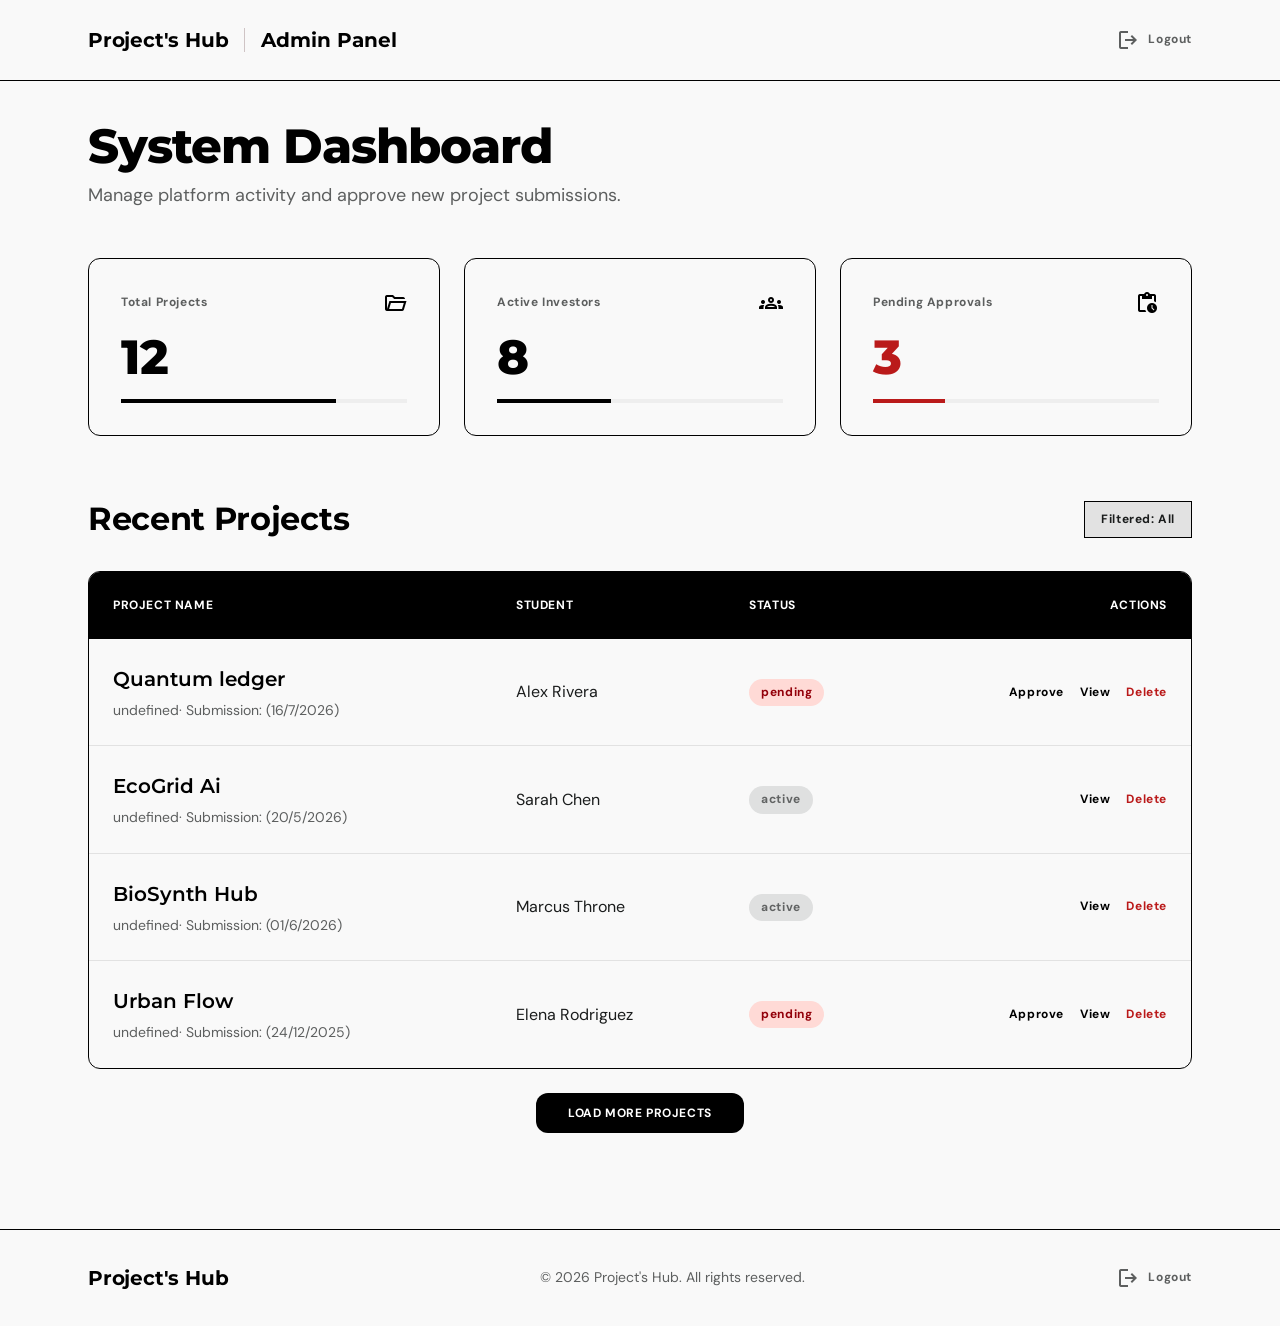
<file: admin.html>
﻿<!DOCTYPE html>
<html lang="en">

<head>
    <meta charset="utf-8" />
    <meta name="viewport" content="width=device-width, initial-scale=1.0" />
    <title>Admin Panel - Project's Hub</title>
    <link href="https://fonts.googleapis.com/css2?family=Montserrat:wght@400;500;600;700;800&family=DM+Sans:wght@400;500;700&display=swap" rel="stylesheet" />
    <link href="https://fonts.googleapis.com/css2?family=Material+Symbols+Outlined:wght,FILL@100..700,0..1&display=swap" rel="stylesheet" />
    <link rel="stylesheet" href="admin.css" />
</head>

<body>

    <!-- Fixed top bar -->
    <header class="admin-header">
        <div class="admin-header-inner">
            <div class="admin-brand">
                <span class="brand-name">Project's Hub</span>
                <span class="brand-divider"></span>
                <span class="brand-page">Admin Panel</span>
            </div>
            <nav>
                <a class="admin-logout" href="index.html">
                    <span class="material-symbols-outlined">logout</span>
                    Logout
                </a>
            </nav>
        </div>
    </header>

    <main class="admin-main">

        <!-- Page heading -->
        <section class="page-head">
            <h1 class="page-title">System Dashboard</h1>
            <p class="page-subtitle">Manage platform activity and approve new project submissions.</p>
        </section>

        <!-- Quick Stats -->
        <section class="stat-grid">

            <div class="stat-card">
                <div class="stat-card-head">
                    <span class="stat-label">Total Projects</span>
                    <span class="material-symbols-outlined">folder_open</span>
                </div>
                <div class="stat-number">12</div>
                <div class="stat-bar">
                    <div class="stat-fill" style="width: 75%"></div>
                </div>
            </div>

            <div class="stat-card">
                <div class="stat-card-head">
                    <span class="stat-label">Active Investors</span>
                    <span class="material-symbols-outlined">groups</span>
                </div>
                <div class="stat-number">8</div>
                <div class="stat-bar">
                    <div class="stat-fill" style="width: 40%"></div>
                </div>
            </div>

            <div class="stat-card">
                <div class="stat-card-head">
                    <span class="stat-label">Pending Approvals</span>
                    <span class="material-symbols-outlined">pending_actions</span>
                </div>
                <div class="stat-number-error">3</div>
                <div class="stat-bar">
                    <div class="stat-fill-error" style="width: 25%"></div>
                </div>
            </div>

        </section>

        <!-- Projects Table -->
        <section>
            <div class="table-section-head">
                <h2 class="table-section-title">Recent Projects</h2>
                <span class="filter-badge">Filtered: All</span>
            </div>

            <div class="table-wrap">
                <table class="projects-table">
                    <thead>
                        <tr>
                            <th>Project Name</th>
                            <th>Student</th>
                            <th>Status</th>
                            <th>Actions</th>
                        </tr>
                    </thead>
                    <tbody>

                       
                    </tbody>
                </table>
            </div>

            <div class="load-more-wrap">
                <button class="btn-load">Load More Projects</button>
            </div>
        </section>

    </main>

    <!-- Footer -->
    <footer class="admin-footer">
        <div class="admin-footer-inner">
            <span class="brand-name">Project's Hub</span>
            <p class="footer-copy">© 2026 Project's Hub. All rights reserved.</p>
            <a class="admin-logout" href="index.html">
                <span class="material-symbols-outlined">logout</span>
                Logout
            </a>
        </div>
    </footer>

    <script src="admin.js" defer></script>
</body>
</html>
</file>
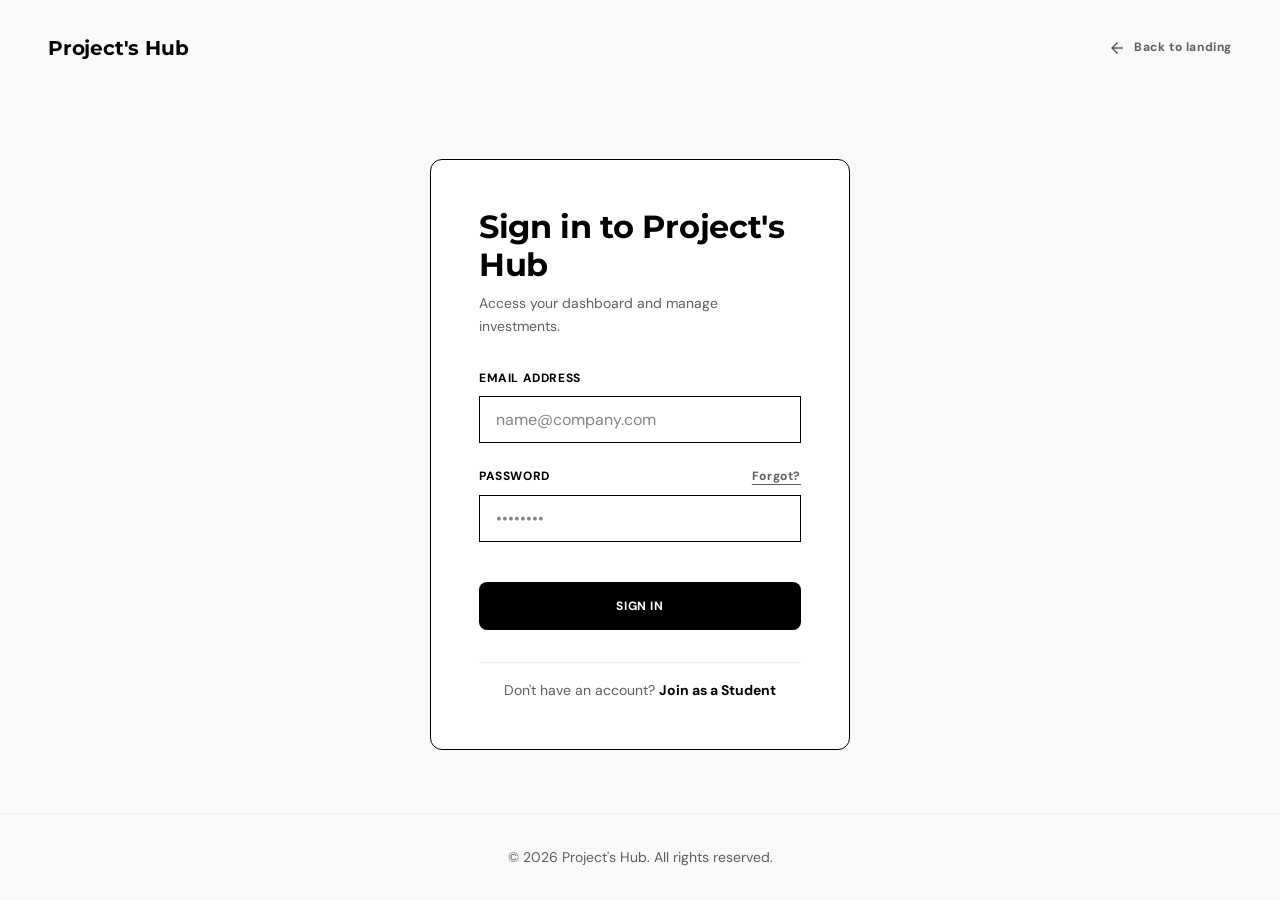
<file: login.html>
﻿<!DOCTYPE html>
<html lang="en">

<head>
    <meta charset="utf-8" />
    <meta name="viewport" content="width=device-width, initial-scale=1.0" />
    <title>Login | Project's Hub</title>
    <link href="https://fonts.googleapis.com/css2?family=Montserrat:wght@400;500;600;700;800&family=DM+Sans:wght@400;500;700&display=swap" rel="stylesheet" />
    <link href="https://fonts.googleapis.com/css2?family=Material+Symbols+Outlined:wght,FILL@100..700,0..1&display=swap" rel="stylesheet" />
    <link rel="stylesheet" href="login.css" />
</head>

<body>

    <!-- Top bar -->
    <header class="login-topbar">
        <span class="nav-brand">Project's Hub</span>
        <a class="back-link" href="index.html">
            <span class="material-symbols-outlined">arrow_back</span>
            Back to landing
        </a>
    </header>

    <!-- Centered login card -->
    <main class="login-main">
        <div class="login-card">

            <div>
                <h1 class="card-title">Sign in to Project's Hub</h1>
                <p class="card-subtitle">Access your dashboard and manage investments.</p>
            </div>

            <!-- form action goes to admin.html for this static demo -->
            <form class="login-form" action="admin.html" method="get">

                <div class="form-group">
                    <label class="form-label" for="email">Email Address</label>
                    <input class="form-input" id="email" type="email" placeholder="name@company.com" required />
                </div>

                <div class="form-group">
                    <div class="form-row">
                        <label class="form-label" for="password">Password</label>
                        <a class="form-link" href="#">Forgot?</a>
                    </div>
                    <input class="form-input" id="password" type="password" placeholder="••••••••" required />
                </div>

                <button class="btn-submit" type="submit">Sign in</button>

            </form>

            <div class="card-footer-note">
                <p>Don't have an account? <a href="#">Join as a Student</a></p>
            </div>

        </div>
    </main>

    <!-- Footer -->
    <footer class="login-footer">
        <p>© 2026 Project's Hub. All rights reserved.</p>
    </footer>

    <script src="login.js" defer></script>
</body>
</html>
</file>
<file: admin.css>
/* --- Reset & Base ----------------------------------------- */
*,
*::before,
*::after {
    box-sizing: border-box;
    margin: 0;
    padding: 0;
}

html {
    -webkit-font-smoothing: antialiased;
}

body {
    font-family: 'DM Sans', sans-serif;
    font-size: 16px;
    line-height: 1.6;
    color: #1a1c1c;
    background-color: #f9f9f9;
    overflow-x: hidden;
}

a {
    text-decoration: none;
    color: inherit;
}

img {
    display: block;
    max-width: 100%;
}

button {
    font-family: 'DM Sans', sans-serif;
    cursor: pointer;
}

.material-symbols-outlined {
    font-variation-settings: 'FILL' 0, 'wght' 400, 'GRAD' 0, 'opsz' 24;
    vertical-align: middle;
}

/* --- Fixed Top Header ------------------------------------- */
.admin-header {
    background-color: #f9f9f9;
    border-bottom: 1px solid #000000;
    position: fixed;
    top: 0;
    width: 100%;
    z-index: 50;
}

.admin-header-inner {
    display: flex;
    align-items: center;
    justify-content: space-between;
    max-width: 1200px;
    margin: 0 auto;
    padding: 24px 48px;
}

.admin-brand {
    display: flex;
    align-items: center;
    gap: 16px;
}

.brand-name {
    font-family: 'Montserrat', sans-serif;
    font-size: 20px;
    font-weight: 700;
    letter-spacing: -0.01em;
    color: #000000;
}

.brand-divider {
    width: 1px;
    height: 24px;
    background-color: #cfc4c5;
}

.brand-page {
    font-family: 'Montserrat', sans-serif;
    font-size: 20px;
    font-weight: 700;
    color: #000000;
}

.admin-logout {
    display: flex;
    align-items: center;
    gap: 8px;
    font-size: 12px;
    font-weight: 700;
    letter-spacing: 0.05em;
    color: #5d5f5f;
    transition: color 0.15s;
}

.admin-logout:hover {
    color: #000000;
}

/* --- Main Content ----------------------------------------- */
.admin-main {
    max-width: 1200px;
    margin: 0 auto;
    padding: 120px 48px 96px 48px;
}

/* --- Page Heading ----------------------------------------- */
.page-head {
    margin-bottom: 48px;
}

.page-title {
    font-family: 'Montserrat', sans-serif;
    font-size: 48px;
    font-weight: 800;
    line-height: 1.1;
    letter-spacing: -0.02em;
    color: #000000;
    margin-bottom: 8px;
}

.page-subtitle {
    font-size: 18px;
    line-height: 1.6;
    color: #5d5f5f;
}

/* --- Stats Grid ------------------------------------------- */
.stat-grid {
    display: grid;
    grid-template-columns: repeat(3, 1fr);
    gap: 24px;
    margin-bottom: 64px;
}

.stat-card {
    background-color: #f9f9f9;
    border: 1px solid #000000;
    padding: 32px;
    border-radius: 0.75rem;
    display: flex;
    flex-direction: column;
    gap: 16px;
}

.stat-card-head {
    display: flex;
    align-items: center;
    justify-content: space-between;
    color: #000000;
}

.stat-label {
    font-size: 12px;
    font-weight: 700;
    letter-spacing: 0.05em;
    color: #5d5f5f;
}

.stat-number {
    font-family: 'Montserrat', sans-serif;
    font-size: 48px;
    font-weight: 800;
    line-height: 1.1;
    color: #000000;
}

.stat-number-error {
    font-family: 'Montserrat', sans-serif;
    font-size: 48px;
    font-weight: 800;
    line-height: 1.1;
    color: #ba1a1a;
}

.stat-bar {
    height: 4px;
    background-color: #eeeeee;
    overflow: hidden;
}

.stat-fill {
    height: 100%;
    background-color: #000000;
}

.stat-fill-error {
    height: 100%;
    background-color: #ba1a1a;
}

/* --- Projects Table --------------------------------------- */
.table-section-head {
    display: flex;
    align-items: center;
    justify-content: space-between;
    margin-bottom: 32px;
}

.table-section-title {
    font-family: 'Montserrat', sans-serif;
    font-size: 32px;
    font-weight: 700;
    line-height: 1.2;
    letter-spacing: -0.01em;
    color: #000000;
}

.filter-badge {
    background-color: #e2e2e2;
    border: 1px solid #000000;
    padding: 8px 16px;
    font-size: 12px;
    font-weight: 700;
    letter-spacing: 0.05em;
}

.table-wrap {
    border: 1px solid #000000;
    border-radius: 0.75rem;
    overflow: hidden;
}

.projects-table {
    width: 100%;
    border-collapse: collapse;
    text-align: left;
}

.projects-table thead tr {
    background-color: #000000;
    color: #ffffff;
}

.projects-table th {
    padding: 24px;
    font-family: 'DM Sans', sans-serif;
    font-size: 12px;
    font-weight: 700;
    letter-spacing: 0.05em;
    text-transform: uppercase;
}

.projects-table th:last-child {
    text-align: right;
}

.projects-table tbody tr {
    border-bottom: 1px solid #e2e2e2;
    transition: background-color 0.15s;
}

.projects-table tbody tr:last-child {
    border-bottom: none;
}

.projects-table tbody tr:hover {
    background-color: #f3f3f3;
}

.projects-table td {
    padding: 24px;
}

.projects-table td:last-child {
    text-align: right;
}

.cell-title {
    font-family: 'Montserrat', sans-serif;
    font-size: 20px;
    font-weight: 600;
    color: #000000;
}

.cell-meta {
    font-size: 14px;
    color: #5d5f5f;
    margin-top: 4px;
}

.status-badge {
    display: inline-flex;
    align-items: center;
    padding: 4px 12px;
    border-radius: 9999px;
    font-size: 12px;
    font-weight: 700;
    letter-spacing: 0.05em;
}

.status-pending {
    background-color: #ffdad6;
    color: #93000a;
}

.status-active {
    background-color: #dfe0e0;
    color: #616363;
}

.action-links {
    display: flex;
    justify-content: flex-end;
    gap: 16px;
}

.action-link {
    font-size: 12px;
    font-weight: 700;
    letter-spacing: 0.05em;
    color: #000000;
}

.action-link:hover {
    text-decoration: underline;
}

.action-danger {
    font-size: 12px;
    font-weight: 700;
    letter-spacing: 0.05em;
    color: #ba1a1a;
}

.action-danger:hover {
    text-decoration: underline;
}

.load-more-wrap {
    margin-top: 24px;
    display: flex;
    justify-content: center;
}

.btn-load {
    padding: 12px 32px;
    background-color: #000000;
    color: #ffffff;
    border: none;
    border-radius: 0.75rem;
    font-family: 'DM Sans', sans-serif;
    font-size: 12px;
    font-weight: 700;
    letter-spacing: 0.05em;
    text-transform: uppercase;
    cursor: pointer;
    transition: opacity 0.15s, transform 0.1s;
}

.btn-load:hover {
    opacity: 0.9;
}

.btn-load:active {
    transform: scale(0.95);
}

/* --- Admin Footer ----------------------------------------- */
.admin-footer {
    background-color: #f9f9f9;
    border-top: 1px solid #000000;
}

.admin-footer-inner {
    display: flex;
    align-items: center;
    justify-content: space-between;
    flex-wrap: wrap;
    gap: 24px;
    max-width: 1200px;
    margin: 0 auto;
    padding: 32px 48px;
}

.footer-copy {
    font-size: 14px;
    color: #5d5f5f;
}
</file>
<file: login.css>
/* --- Reset & Base ----------------------------------------- */
*,
*::before,
*::after {
    box-sizing: border-box;
    margin: 0;
    padding: 0;
}

html {
    -webkit-font-smoothing: antialiased;
}

body {
    font-family: 'DM Sans', sans-serif;
    font-size: 16px;
    line-height: 1.6;
    color: #1a1c1c;
    background-color: #f9f9f9;
    min-height: 100vh;
    display: flex;
    flex-direction: column;
}

a {
    text-decoration: none;
    color: inherit;
}

img {
    display: block;
    max-width: 100%;
}

.material-symbols-outlined {
    font-variation-settings: 'FILL' 0, 'wght' 400, 'GRAD' 0, 'opsz' 24;
    vertical-align: middle;
}

/* --- Top Bar ---------------------------------------------- */
.login-topbar {
    display: flex;
    align-items: center;
    justify-content: space-between;
    max-width: 1280px;
    margin: 0 auto;
    padding: 32px 48px;
    width: 100%;
}

.nav-brand {
    font-family: 'Montserrat', sans-serif;
    font-size: 20px;
    font-weight: 700;
    letter-spacing: -0.01em;
    color: #000000;
}

.back-link {
    display: flex;
    align-items: center;
    gap: 8px;
    font-size: 12px;
    font-weight: 700;
    letter-spacing: 0.05em;
    color: #5d5f5f;
    transition: color 0.15s;
}

.back-link:hover {
    color: #000000;
}

.back-link .material-symbols-outlined {
    font-size: 18px;
}

/* --- Centered Login Area ---------------------------------- */
.login-main {
    flex: 1;
    display: flex;
    align-items: center;
    justify-content: center;
    padding: 48px 16px;
}

.login-card {
    width: 100%;
    max-width: 420px;
    background-color: #ffffff;
    border: 1px solid #000000;
    padding: 48px;
    border-radius: 0.75rem;
    display: flex;
    flex-direction: column;
    gap: 32px;
}

/* --- Card Header ------------------------------------------ */
.card-title {
    font-family: 'Montserrat', sans-serif;
    font-size: 32px;
    font-weight: 700;
    line-height: 1.2;
    letter-spacing: -0.01em;
    color: #000000;
    margin-bottom: 8px;
}

.card-subtitle {
    font-size: 14px;
    color: #5d5f5f;
}

/* --- Login Form ------------------------------------------- */
.login-form {
    display: flex;
    flex-direction: column;
    gap: 24px;
}

.form-group {
    display: flex;
    flex-direction: column;
    gap: 8px;
}

.form-row {
    display: flex;
    justify-content: space-between;
    align-items: flex-end;
}

.form-label {
    font-size: 12px;
    font-weight: 700;
    letter-spacing: 0.05em;
    text-transform: uppercase;
    color: #000000;
}

.form-link {
    font-size: 12px;
    font-weight: 700;
    letter-spacing: 0.05em;
    color: #5d5f5f;
    text-decoration: underline;
    text-underline-offset: 4px;
    transition: color 0.15s;
}

.form-link:hover {
    color: #000000;
}

.form-input {
    width: 100%;
    padding: 12px 16px;
    border: 1px solid #000000;
    border-radius: 0;
    font-family: 'DM Sans', sans-serif;
    font-size: 16px;
    color: #1a1c1c;
    background-color: #ffffff;
    outline: none;
    transition: box-shadow 0.15s;
}

.form-input:focus {
    box-shadow: 0 0 0 2px #000000;
}

.form-input::placeholder {
    color: #848484;
}

.btn-submit {
    width: 100%;
    margin-top: 16px;
    padding: 16px;
    background-color: #000000;
    color: #ffffff;
    border: none;
    border-radius: 0.5rem;
    font-family: 'DM Sans', sans-serif;
    font-size: 12px;
    font-weight: 700;
    letter-spacing: 0.05em;
    text-transform: uppercase;
    cursor: pointer;
    transition: opacity 0.15s, transform 0.1s;
}

.btn-submit:hover {
    opacity: 0.9;
}

.btn-submit:active {
    transform: scale(0.98);
}

/* --- Card Footer Note ------------------------------------- */
.card-footer-note {
    padding-top: 16px;
    border-top: 1px solid #eeeeee;
}

.card-footer-note p {
    font-size: 14px;
    color: #5d5f5f;
    text-align: center;
}

.card-footer-note a {
    color: #000000;
    font-weight: 700;
    text-underline-offset: 4px;
}

.card-footer-note a:hover {
    text-decoration: underline;
}

/* --- Page Footer ------------------------------------------ */
.login-footer {
    width: 100%;
    max-width: 1280px;
    margin: 0 auto;
    padding: 32px 48px;
    border-top: 1px solid #eeeeee;
}

.login-footer p {
    font-size: 14px;
    color: #5d5f5f;
    text-align: center;
}
</file>
